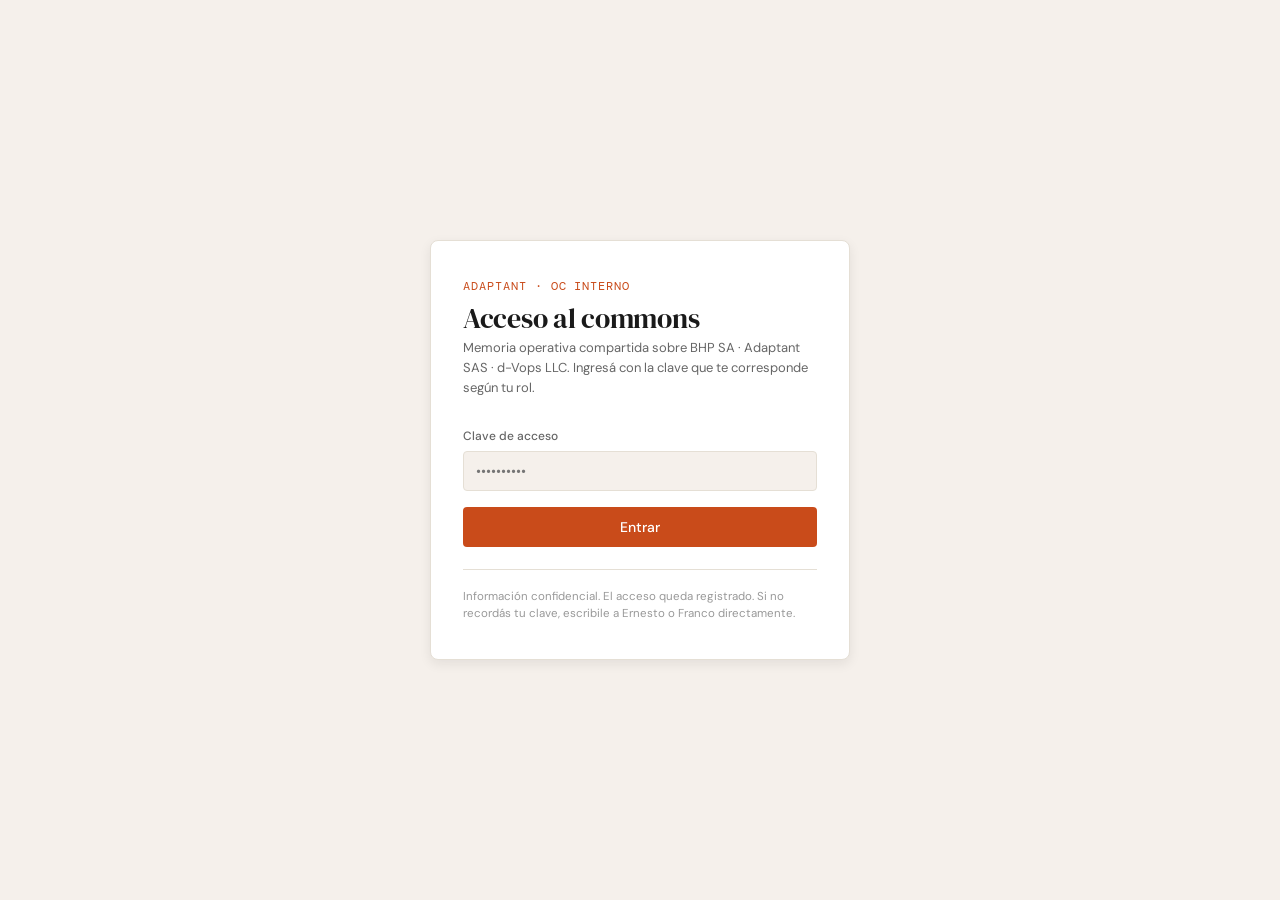
<file: index.html>
<!DOCTYPE html>
<html lang="es">
<head>
  <meta charset="UTF-8" />
  <meta name="viewport" content="width=device-width, initial-scale=1.0" />
  <title>OC Adaptant Interno · Acceso</title>
  <link rel="preconnect" href="https://fonts.googleapis.com" />
  <link rel="preconnect" href="https://fonts.gstatic.com" crossorigin />
  <link href="https://fonts.googleapis.com/css2?family=DM+Serif+Display&family=DM+Sans:wght@400;500;600&family=DM+Mono:wght@400;500&display=swap" rel="stylesheet" />
  <link rel="stylesheet" href="/assets/styles.css" />
  <meta name="robots" content="noindex, nofollow" />
</head>
<body>
  <div class="login-wrap">
    <div class="login-card">
      <div class="login-mark">Adaptant · OC Interno</div>
      <h1 class="login-title">Acceso al commons</h1>
      <p class="login-sub">
        Memoria operativa compartida sobre BHP SA · Adaptant SAS · d-Vops LLC.
        Ingresá con la clave que te corresponde según tu rol.
      </p>

      <form class="login-form" id="login-form" autocomplete="off">
        <label for="pwd">Clave de acceso</label>
        <input type="password" id="pwd" name="pwd" placeholder="••••••••••" required />
        <button type="submit" id="login-btn">Entrar</button>
        <div class="login-error" id="login-error"></div>
      </form>

      <div class="login-foot">
        Información confidencial. El acceso queda registrado.
        Si no recordás tu clave, escribile a Ernesto o Franco directamente.
      </div>
    </div>
  </div>

  <script>
    window.OC_WORKER_URL = "https://oc-adaptant-interno.ernesto-b02.workers.dev";
  </script>
  <script src="/assets/auth.js"></script>
  <script>
    const { login: ocLogin, saveSession, getSession } = window.OCAuth;

    // Si ya hay sesión, ir al chat
    if (getSession()) window.location.href = "/chat.html";

    document.getElementById("login-form").addEventListener("submit", async (e) => {
      e.preventDefault();
      const pwd = document.getElementById("pwd").value;
      const errEl = document.getElementById("login-error");
      const btn = document.getElementById("login-btn");
      errEl.classList.remove("show");
      btn.disabled = true;
      btn.textContent = "Verificando...";
      try {
        const session = await ocLogin(pwd);
        saveSession(session);
        window.location.href = "/chat.html";
      } catch (err) {
        errEl.textContent = err.message;
        errEl.classList.add("show");
        btn.disabled = false;
        btn.textContent = "Entrar";
      }
    });
  </script>
</body>
</html>
</file>
<file: assets/styles.css>
/* ─── Tokens de marca Adaptant ─────────────────────────────────────────────── */
:root {
  --tc: #C94B1A;
  --tc-soft: rgba(201, 75, 26, 0.08);
  --tc-border: rgba(201, 75, 26, 0.25);
  --negro: #1A1A1A;
  --crema: #F5F0EB;
  --crema2: #EBE4DA;
  --gris: #666666;
  --gris2: #999999;
  --linea: #E5DFD5;
  --critico: #B83214;
  --urgente: #D9842B;
  --ok: #4F7A4F;

  --r-md: 4px;
  --r-lg: 8px;
  --shadow-sm: 0 1px 2px rgba(26,26,26,.06);
  --shadow-md: 0 4px 12px rgba(26,26,26,.08);
}

* { box-sizing: border-box; }

html, body {
  margin: 0;
  padding: 0;
  font-family: 'DM Sans', -apple-system, BlinkMacSystemFont, sans-serif;
  background: var(--crema);
  color: var(--negro);
  font-size: 15px;
  line-height: 1.55;
  -webkit-font-smoothing: antialiased;
}

h1, h2, h3 {
  font-family: 'DM Serif Display', Georgia, serif;
  font-weight: 400;
  letter-spacing: -0.01em;
}

h1 { font-size: 38px; line-height: 1.1; margin: 0 0 12px; }
h2 { font-size: 24px; margin: 32px 0 12px; }
h3 { font-size: 18px; margin: 24px 0 8px; }

p { margin: 0 0 12px; }

code, .mono {
  font-family: 'DM Mono', 'Courier New', monospace;
  font-size: 12.5px;
  background: var(--crema2);
  padding: 2px 6px;
  border-radius: 3px;
}

/* ─── Layout principal ────────────────────────────────────────────────────── */

.app {
  display: flex;
  flex-direction: column;
  height: 100vh;
  height: 100dvh; /* dvh respeta barras dinámicas del browser mobile */
  overflow: hidden;
}

.topbar {
  border-bottom: 1px solid var(--linea);
  padding: 14px 24px;
  flex-shrink: 0;
  display: flex;
  justify-content: space-between;
  align-items: center;
  background: var(--crema);
  position: sticky;
  top: 0;
  z-index: 10;
}

.brand {
  display: flex;
  align-items: center;
  gap: 12px;
}

.brand-mark {
  font-family: 'DM Mono', monospace;
  font-size: 13px;
  font-weight: 600;
  letter-spacing: 0.04em;
  color: var(--tc);
  text-transform: uppercase;
}

.brand-title {
  font-size: 13px;
  color: var(--gris);
}

.version-info {
  font-family: 'DM Mono', monospace;
  font-size: 11px;
  color: var(--gris2);
  padding-left: 12px;
  border-left: 1px solid var(--linea);
}

.session-info {
  display: flex;
  align-items: center;
  gap: 12px;
  font-size: 12px;
  color: var(--gris);
}

.session-badge {
  font-family: 'DM Mono', monospace;
  text-transform: uppercase;
  font-size: 11px;
  letter-spacing: 0.06em;
  padding: 3px 8px;
  border-radius: 3px;
  background: var(--tc-soft);
  color: var(--tc);
  border: 1px solid var(--tc-border);
}

.brand-link {
  display: flex;
  align-items: center;
  gap: 12px;
  text-decoration: none;
}

.feedback-topbar-btn {
  background: none;
  border: 1px solid var(--linea);
  border-radius: var(--r-md);
  color: var(--gris);
  padding: 4px 10px;
  font-size: 12px;
  cursor: pointer;
  font-family: inherit;
  text-decoration: none;
  display: inline-flex;
  align-items: center;
}

.feedback-topbar-btn:hover { color: var(--negro); border-color: var(--negro); }

.logout-btn {
  background: none;
  border: 1px solid var(--linea);
  border-radius: var(--r-md);
  color: var(--gris);
  padding: 4px 10px;
  font-size: 12px;
  cursor: pointer;
  font-family: inherit;
}

.logout-btn:hover { color: var(--negro); border-color: var(--negro); }

/* ─── Login screen ────────────────────────────────────────────────────────── */

.login-wrap {
  display: flex;
  align-items: center;
  justify-content: center;
  min-height: 100vh;
  padding: 24px;
}

.login-card {
  max-width: 420px;
  width: 100%;
  background: white;
  border: 1px solid var(--linea);
  border-radius: var(--r-lg);
  padding: 36px 32px;
  box-shadow: var(--shadow-md);
}

.login-mark {
  font-family: 'DM Mono', monospace;
  font-size: 12px;
  color: var(--tc);
  letter-spacing: 0.08em;
  text-transform: uppercase;
  margin-bottom: 6px;
}

.login-title {
  font-family: 'DM Serif Display', serif;
  font-size: 28px;
  line-height: 1.15;
  margin: 4px 0 4px;
}

.login-sub {
  font-size: 13px;
  color: var(--gris);
  margin-bottom: 28px;
}

.login-form label {
  display: block;
  font-size: 12px;
  color: var(--gris);
  margin-bottom: 6px;
  font-weight: 500;
}

.login-form input {
  width: 100%;
  padding: 10px 12px;
  border: 1px solid var(--linea);
  border-radius: var(--r-md);
  font-size: 14px;
  font-family: inherit;
  background: var(--crema);
  color: var(--negro);
}

.login-form input:focus {
  outline: none;
  border-color: var(--tc);
}

.login-form button {
  width: 100%;
  margin-top: 16px;
  padding: 11px 16px;
  background: var(--tc);
  color: white;
  border: none;
  border-radius: var(--r-md);
  font-size: 14px;
  font-family: inherit;
  font-weight: 500;
  cursor: pointer;
  transition: background .15s;
}

.login-form button:hover { background: var(--negro); }

.login-error {
  margin-top: 12px;
  font-size: 13px;
  color: var(--critico);
  display: none;
}

.login-error.show { display: block; }

.login-foot {
  margin-top: 22px;
  padding-top: 18px;
  border-top: 1px solid var(--linea);
  font-size: 11.5px;
  color: var(--gris2);
  line-height: 1.5;
}

/* ─── Chat ─────────────────────────────────────────────────────────────────── */

.chat-shell {
  display: grid;
  grid-template-columns: 240px 1fr 220px;
  flex: 1;
  min-height: 0;
}

.chat-shell.alerts-hidden {
  grid-template-columns: 240px 1fr;
}

.chat-shell.alerts-hidden .alert-sidebar {
  display: none;
}

.sidebar {
  border-right: 1px solid var(--linea);
  background: var(--crema);
  padding: 24px 20px;
  overflow-y: auto;
}

.sidebar h3 {
  font-family: 'DM Mono', monospace;
  font-size: 11px;
  text-transform: uppercase;
  letter-spacing: 0.08em;
  color: var(--gris2);
  margin: 0 0 12px;
  font-weight: 600;
}

.suggested-q {
  display: block;
  width: 100%;
  text-align: left;
  background: white;
  border: 1px solid var(--linea);
  border-radius: var(--r-md);
  padding: 8px 10px;
  font-size: 12.5px;
  color: var(--negro);
  cursor: pointer;
  margin-bottom: 6px;
  font-family: inherit;
  line-height: 1.35;
  transition: all .12s;
}

.suggested-q:hover {
  border-color: var(--tc);
  color: var(--tc);
  background: var(--tc-soft);
}

.sidebar-section {
  margin-bottom: 24px;
}

.chat-main {
  display: flex;
  flex-direction: column;
  min-height: 0;
  background: white;
}

.messages {
  flex: 1;
  overflow-y: auto;
  padding: 24px 32px;
  max-width: 900px;
  width: 100%;
  align-self: center;
}

.message {
  margin-bottom: 28px;
}

.message-role {
  font-family: 'DM Mono', monospace;
  font-size: 11px;
  text-transform: uppercase;
  letter-spacing: 0.06em;
  color: var(--gris2);
  margin-bottom: 6px;
}

.message.user .message-role { color: var(--gris); }
.message.assistant .message-role { color: var(--tc); }

.message-body {
  font-size: 15px;
  line-height: 1.6;
  color: var(--negro);
}

.message-body table {
  border-collapse: collapse;
  margin: 12px 0;
  font-size: 13px;
}

.message-body th, .message-body td {
  border: 1px solid var(--linea);
  padding: 6px 10px;
  text-align: left;
}

.message-body th {
  background: var(--crema2);
  font-weight: 600;
}

.message-body strong { font-weight: 600; }

.feedback-row {
  display: flex;
  align-items: center;
  gap: 8px;
  margin-top: 8px;
}

.feedback-btn {
  background: none;
  border: 1px solid var(--linea);
  border-radius: var(--r-md);
  padding: 4px 9px;
  font-size: 14px;
  cursor: pointer;
  line-height: 1;
  color: var(--gris);
}

.feedback-btn:hover { border-color: var(--tc); }
.feedback-btn.active.up { border-color: var(--ok); color: var(--ok); background: rgba(79,122,79,.08); }
.feedback-btn.active.down { border-color: var(--critico); color: var(--critico); background: rgba(184,50,20,.08); }
.feedback-btn:disabled { cursor: default; opacity: .55; }

.feedback-thanks {
  font-size: 11.5px;
  color: var(--gris2);
}

.feedback-form {
  margin-top: 8px;
  display: flex;
  flex-direction: column;
  gap: 8px;
  max-width: 480px;
}

.feedback-form textarea {
  resize: vertical;
  min-height: 56px;
  border: 1px solid var(--linea);
  border-radius: var(--r-md);
  padding: 8px 10px;
  font-family: inherit;
  font-size: 13px;
  background: var(--crema);
  color: var(--negro);
}

.feedback-form textarea:focus { outline: none; border-color: var(--tc); }

.feedback-form-actions {
  display: flex;
  gap: 8px;
}

.feedback-form button {
  border: none;
  border-radius: var(--r-md);
  padding: 6px 12px;
  font-size: 12.5px;
  font-family: inherit;
  cursor: pointer;
}

.feedback-form .send {
  background: var(--tc);
  color: white;
}

.feedback-form .cancel {
  background: none;
  border: 1px solid var(--linea);
  color: var(--gris);
}

/* ─── Página de feedback (admin) ──────────────────────────────────────────── */

.feedback-page {
  max-width: 900px;
  margin: 0 auto;
  padding: 32px 24px;
}

.feedback-entry {
  border: 1px solid var(--linea);
  border-radius: var(--r-lg);
  padding: 14px 16px;
  margin-bottom: 12px;
  background: white;
}

.feedback-entry .meta {
  display: flex;
  gap: 10px;
  align-items: center;
  font-family: 'DM Mono', monospace;
  font-size: 11px;
  color: var(--gris2);
  margin-bottom: 8px;
}

.feedback-entry .vote-tag {
  padding: 2px 7px;
  border-radius: 3px;
  text-transform: uppercase;
  letter-spacing: 0.04em;
}

.feedback-entry .vote-tag.up { background: rgba(79,122,79,.1); color: var(--ok); }
.feedback-entry .vote-tag.down { background: rgba(184,50,20,.1); color: var(--critico); }

.feedback-entry .q { font-size: 13px; color: var(--gris); margin-bottom: 4px; }
.feedback-entry .a { font-size: 13px; color: var(--negro); margin-bottom: 6px; }
.feedback-entry .comment { font-size: 13px; color: var(--tc); font-style: italic; }

.feedback-entry .query-link {
  font-family: 'DM Mono', monospace;
  font-size: 10px;
  padding: 2px 6px;
  border-radius: 3px;
  background: var(--crema2);
  color: var(--gris);
  cursor: help;
  text-transform: lowercase;
}

/* ─── Pestañas (Feedback / Historial) ─────────────────────────────────────── */

.tabs {
  display: flex;
  gap: 0;
  border-bottom: 1px solid var(--linea);
  margin-bottom: 20px;
}

.tab-btn {
  background: none;
  border: none;
  border-bottom: 2px solid transparent;
  padding: 10px 18px;
  font-family: 'DM Sans', sans-serif;
  font-size: 13px;
  font-weight: 500;
  color: var(--gris);
  cursor: pointer;
  transition: all .15s;
  margin-bottom: -1px;
}

.tab-btn:hover { color: var(--negro); }

.tab-btn.active {
  color: var(--tc);
  border-bottom-color: var(--tc);
}

.tab-panel { display: none; }
.tab-panel.active { display: block; }

/* ─── Entries de query (historial de consultas) ───────────────────────────── */

.query-entry {
  border: 1px solid var(--linea);
  border-radius: var(--r-lg);
  padding: 12px 14px;
  margin-bottom: 10px;
  background: white;
  transition: border-color .12s;
}

.query-entry[open] {
  border-color: var(--tc-border);
  background: var(--tc-soft);
}

.query-entry summary {
  cursor: pointer;
  list-style: none;
  outline: none;
}

.query-entry summary::-webkit-details-marker { display: none; }

.query-summary-row {
  display: flex;
  gap: 10px;
  align-items: center;
  font-family: 'DM Mono', monospace;
  font-size: 11px;
  color: var(--gris2);
  margin-bottom: 6px;
  flex-wrap: wrap;
}

.query-summary-row .level-tag {
  padding: 2px 7px;
  border-radius: 3px;
  text-transform: uppercase;
  letter-spacing: 0.04em;
  background: var(--tc-soft);
  color: var(--tc);
  border: 1px solid var(--tc-border);
}

.query-summary-row .level-tag.inversores {
  background: rgba(79,122,79,.08);
  color: var(--ok);
  border-color: rgba(79,122,79,.25);
}

.query-summary-row .level-tag.asesores {
  background: rgba(217,132,43,.08);
  color: var(--urgente);
  border-color: rgba(217,132,43,.25);
}

.query-summary-row .query-date { color: var(--gris); }
.query-summary-row .tok { font-size: 10.5px; color: var(--gris2); }

.query-summary-row .trunc-tag {
  font-size: 10px;
  padding: 1px 6px;
  border-radius: 3px;
  background: rgba(184,50,20,.08);
  color: var(--critico);
  text-transform: uppercase;
  letter-spacing: 0.04em;
}

.query-question {
  font-size: 13.5px;
  color: var(--negro);
  line-height: 1.4;
}

.query-details {
  margin-top: 10px;
  padding-top: 10px;
  border-top: 1px dashed var(--linea);
}

.query-answer {
  font-size: 12.5px;
  color: var(--negro);
  white-space: pre-wrap;
  line-height: 1.5;
  margin-bottom: 8px;
}

.query-meta-row {
  font-size: 10.5px;
  color: var(--gris2);
}

/* ─── Alertas de agentes (C4b) ────────────────────────────────────────────── */

.alert-entry {
  border: 1px solid var(--linea);
  border-radius: var(--r-lg);
  padding: 14px 16px;
  margin-bottom: 12px;
  background: white;
}

.alert-header {
  display: flex;
  align-items: center;
  gap: 12px;
  margin-bottom: 10px;
  padding-bottom: 8px;
  border-bottom: 1px dashed var(--linea);
  flex-wrap: wrap;
}

.alert-header .agent-tag {
  font-family: 'DM Mono', monospace;
  font-size: 10.5px;
  text-transform: uppercase;
  letter-spacing: 0.05em;
  padding: 2px 7px;
  border-radius: 3px;
  background: var(--tc-soft);
  color: var(--tc);
  border: 1px solid var(--tc-border);
}

.alert-header .alert-titulo {
  font-size: 13.5px;
  color: var(--negro);
  font-weight: 500;
  flex: 1;
}

.alert-header .alert-ts {
  font-family: 'DM Mono', monospace;
  font-size: 10.5px;
  color: var(--gris2);
}

.alert-items {
  display: flex;
  flex-direction: column;
  gap: 8px;
}

.alert-item {
  display: flex;
  gap: 12px;
  align-items: flex-start;
  padding: 6px 0;
}

.alert-item .alert-date {
  font-size: 11.5px;
  color: var(--gris);
  white-space: nowrap;
  padding-top: 1px;
}

.alert-item .alert-item-body {
  flex: 1;
  font-size: 12.5px;
}

.alert-item .alert-entidad {
  color: var(--gris);
  font-size: 11px;
}

.alert-item .alert-obligacion {
  color: var(--negro);
  margin: 1px 0;
}

.alert-item .alert-monto {
  font-size: 11px;
  color: var(--gris);
}

.alert-level-tag {
  font-family: 'DM Mono', monospace;
  font-size: 10px;
  padding: 2px 6px;
  border-radius: 3px;
  text-transform: uppercase;
  letter-spacing: 0.04em;
  background: var(--crema2);
  color: var(--gris);
  align-self: flex-start;
}

.alert-level-tag.critico { background: rgba(184,50,20,.1); color: var(--critico); }
.alert-level-tag.urgente { background: rgba(217,132,43,.1); color: var(--urgente); }
.alert-level-tag.alto    { background: rgba(201,75,26,.08); color: var(--tc); }

.run-agent-btn {
  background: var(--tc);
  color: white;
  border: none;
  border-radius: var(--r-md);
  padding: 6px 12px;
  font-size: 12px;
  font-family: inherit;
  cursor: pointer;
  margin-left: 10px;
}

.run-agent-btn:hover { background: var(--negro); }
.run-agent-btn:disabled { background: var(--gris2); cursor: wait; }

/* ─── Last updates / changelog ────────────────────────────────────────────── */

.release-entry {
  border: 1px solid var(--linea);
  border-radius: var(--r-lg);
  padding: 16px 18px;
  margin-bottom: 14px;
  background: white;
}

.release-header {
  display: flex;
  align-items: baseline;
  gap: 12px;
  margin-bottom: 12px;
  padding-bottom: 8px;
  border-bottom: 1px dashed var(--linea);
  flex-wrap: wrap;
}

.release-version {
  font-family: 'DM Mono', monospace;
  font-size: 13px;
  font-weight: 600;
  letter-spacing: 0.02em;
  padding: 3px 9px;
  border-radius: 3px;
  background: var(--tc);
  color: white;
}

.release-titulo {
  font-family: 'DM Serif Display', serif;
  font-size: 16px;
  color: var(--negro);
  flex: 1;
  min-width: 200px;
}

.release-fecha {
  font-size: 11px;
  color: var(--gris2);
}

.release-section {
  margin: 10px 0;
}

.release-section-label {
  font-family: 'DM Mono', monospace;
  font-size: 10.5px;
  text-transform: uppercase;
  letter-spacing: 0.06em;
  font-weight: 600;
  padding: 2px 7px;
  border-radius: 3px;
  display: inline-block;
  margin-bottom: 6px;
}

.release-section.added .release-section-label {
  background: rgba(79,122,79,.1);
  color: var(--ok);
}

.release-section.changed .release-section-label {
  background: rgba(217,132,43,.1);
  color: var(--urgente);
}

.release-section.fixed .release-section-label {
  background: rgba(201,75,26,.08);
  color: var(--tc);
}

.release-section.removed .release-section-label {
  background: rgba(184,50,20,.1);
  color: var(--critico);
}

.release-section ul {
  margin: 4px 0 0;
  padding-left: 20px;
  list-style: disc;
}

.release-section li {
  font-size: 12.5px;
  color: var(--negro);
  line-height: 1.5;
  margin-bottom: 3px;
}

.release-notas {
  margin-top: 12px;
  padding: 8px 12px;
  background: var(--crema2);
  border-radius: var(--r-md);
  font-size: 12px;
  color: var(--gris);
  font-style: italic;
  line-height: 1.5;
}

.composer {
  border-top: 1px solid var(--linea);
  padding: 16px 32px 22px;
  background: var(--crema);
  flex-shrink: 0;
}

.composer-inner {
  max-width: 900px;
  margin: 0 auto;
  display: flex;
  gap: 10px;
}

.composer textarea {
  flex: 1;
  resize: none;
  border: 1px solid var(--linea);
  border-radius: var(--r-md);
  padding: 11px 14px;
  font-family: inherit;
  font-size: 14px;
  line-height: 1.45;
  background: white;
  color: var(--negro);
  max-height: 160px;
  min-height: 46px;
}

.composer textarea:focus { outline: none; border-color: var(--tc); }

.composer button {
  background: var(--tc);
  color: white;
  border: none;
  border-radius: var(--r-md);
  padding: 0 18px;
  font-family: inherit;
  font-size: 14px;
  font-weight: 500;
  cursor: pointer;
  min-width: 90px;
}

.composer button:hover { background: var(--negro); }
.composer button:disabled { background: var(--gris2); cursor: not-allowed; }

.thinking {
  display: inline-flex;
  align-items: center;
  gap: 6px;
  color: var(--gris);
  font-size: 13px;
}

.thinking::after {
  content: '...';
  animation: dots 1.4s infinite;
  width: 14px;
  display: inline-block;
}

@keyframes dots {
  0%, 20% { content: ''; }
  40% { content: '.'; }
  60% { content: '..'; }
  80%, 100% { content: '...'; }
}

/* ─── Welcome empty state ─────────────────────────────────────────────────── */

.welcome {
  max-width: 600px;
  margin: 80px auto 0;
  text-align: center;
}

.welcome h1 {
  font-size: 32px;
  margin-bottom: 8px;
}

.welcome p {
  color: var(--gris);
  font-size: 14px;
}

.novedades-box {
  margin-top: 28px;
  padding: 16px 20px;
  background: var(--crema2);
  border: 1px solid var(--tc-border);
  border-radius: 8px;
  text-align: left;
}

.novedades-box h3 {
  font-family: 'DM Mono', monospace;
  font-size: 11px;
  text-transform: uppercase;
  letter-spacing: 0.04em;
  color: var(--tc);
  margin: 0 0 10px;
}

.novedades-box ul {
  list-style: none;
  margin: 0;
  padding: 0;
}

.novedades-box li {
  font-size: 13px;
  line-height: 1.5;
  color: var(--negro);
  padding: 6px 0;
  border-top: 1px solid var(--tc-border);
}

.novedades-box li:first-child {
  border-top: none;
}

.novedad-fecha {
  font-family: 'DM Mono', monospace;
  font-size: 11px;
  color: var(--gris);
}

.novedades-hint {
  margin: 12px 0 0 !important;
  font-size: 12px !important;
  color: var(--gris2) !important;
  font-style: italic;
}

/* ─── Alert sidebar derecho (C4b) ─────────────────────────────────────────── */

.alert-sidebar {
  border-left: 1px solid var(--linea);
  background: var(--crema);
  display: flex;
  flex-direction: column;
  min-height: 0;
  overflow: hidden;
}

.alert-sidebar-header {
  padding: 14px 12px 10px;
  border-bottom: 1px solid var(--linea);
  display: flex;
  align-items: center;
  justify-content: space-between;
  flex-shrink: 0;
  gap: 6px;
}

.alert-sidebar-title {
  font-family: 'DM Mono', monospace;
  font-size: 10.5px;
  text-transform: uppercase;
  letter-spacing: 0.08em;
  color: var(--gris2);
  font-weight: 600;
}

.alert-sidebar-badge {
  font-family: 'DM Mono', monospace;
  font-size: 10px;
  padding: 1px 6px;
  border-radius: 3px;
  background: rgba(184,50,20,.1);
  color: var(--critico);
  font-weight: 600;
}

.alert-sidebar-toggle {
  background: none;
  border: none;
  cursor: pointer;
  color: var(--gris2);
  padding: 0;
  font-size: 15px;
  line-height: 1;
  margin-left: auto;
}

.alert-sidebar-toggle:hover { color: var(--negro); }

.alert-sidebar-body {
  flex: 1;
  overflow-y: auto;
  padding: 10px 10px;
}

.alert-sidebar-empty {
  font-size: 11.5px;
  color: var(--gris2);
  text-align: center;
  padding: 28px 8px;
  line-height: 1.6;
}

.alert-card {
  border: 1px solid var(--linea);
  border-left: 3px solid var(--linea);
  border-radius: var(--r-md);
  padding: 8px 9px;
  margin-bottom: 8px;
  background: white;
}

.alert-card.critico { border-left-color: var(--critico); }
.alert-card.urgente { border-left-color: var(--urgente); }

.alert-card-fecha {
  font-family: 'DM Mono', monospace;
  font-size: 10.5px;
  color: var(--gris2);
  margin-bottom: 3px;
}

.alert-card-obligacion {
  font-size: 11.5px;
  color: var(--negro);
  line-height: 1.4;
  margin-bottom: 3px;
}

.alert-card-entidad {
  font-size: 10.5px;
  color: var(--gris);
}

.alert-card-monto {
  font-family: 'DM Mono', monospace;
  font-size: 10.5px;
  color: var(--gris);
  margin: 3px 0 5px;
}

.alert-card-nivel {
  font-family: 'DM Mono', monospace;
  font-size: 9.5px;
  text-transform: uppercase;
  letter-spacing: 0.05em;
  padding: 1px 5px;
  border-radius: 3px;
  display: inline-block;
  margin-bottom: 7px;
}

.alert-card-nivel.critico { background: rgba(184,50,20,.1); color: var(--critico); }
.alert-card-nivel.urgente { background: rgba(217,132,43,.1); color: var(--urgente); }

.alert-wa-btn {
  display: flex;
  align-items: center;
  justify-content: center;
  gap: 5px;
  width: 100%;
  background: #25D366;
  color: white;
  border: none;
  border-radius: var(--r-md);
  padding: 5px 8px;
  font-size: 11px;
  font-family: inherit;
  font-weight: 500;
  cursor: pointer;
  text-decoration: none;
  transition: background .12s;
}

.alert-wa-btn:hover { background: #128C7E; color: white; }

.alerts-open-btn {
  background: none;
  border: 1px solid var(--linea);
  border-radius: var(--r-md);
  color: var(--gris);
  padding: 4px 10px;
  font-size: 12px;
  cursor: pointer;
  font-family: inherit;
  display: none;
}

.alerts-open-btn:hover { color: var(--negro); border-color: var(--negro); }
.alerts-open-btn.visible { display: inline-flex; align-items: center; gap: 5px; }

.alerts-open-badge {
  font-family: 'DM Mono', monospace;
  font-size: 10px;
  padding: 0 5px;
  border-radius: 3px;
  background: rgba(184,50,20,.12);
  color: var(--critico);
  font-weight: 600;
}

/* ─── ARCA News ───────────────────────────────────────────────────────────── */

.arca-page {
  max-width: 980px;
  margin: 0 auto;
  padding: 32px 24px 48px;
}

.arca-header {
  margin-bottom: 24px;
}

.arca-header-meta {
  font-size: 12px;
  color: var(--gris2);
  font-family: 'DM Mono', monospace;
}

.arca-grid {
  display: grid;
  grid-template-columns: 1fr 1fr;
  gap: 20px;
}

.arca-card {
  background: white;
  border: 1px solid var(--linea);
  border-radius: var(--r-lg);
  padding: 22px 20px;
  display: flex;
  flex-direction: column;
  gap: 14px;
}

.arca-card.skeleton {
  color: var(--gris2);
  font-size: 13px;
}

.arca-card-head {
  display: flex;
  justify-content: space-between;
  align-items: flex-start;
  gap: 12px;
}

.arca-card-entidad {
  font-family: 'DM Serif Display', serif;
  font-size: 20px;
  line-height: 1.2;
  color: var(--negro);
}

.arca-card-cuit {
  font-family: 'DM Mono', monospace;
  font-size: 11px;
  color: var(--gris2);
  margin-top: 3px;
}

.arca-nivel-badge {
  font-family: 'DM Mono', monospace;
  font-size: 11px;
  font-weight: 600;
  letter-spacing: 0.06em;
  padding: 4px 10px;
  border-radius: 3px;
  white-space: nowrap;
  flex-shrink: 0;
}

.nivel-ok        { background: rgba(79,122,79,.1);     color: var(--ok); }
.nivel-medio     { background: rgba(217,132,43,.1);    color: var(--urgente); }
.nivel-alto      { background: rgba(217,132,43,.15);   color: var(--urgente); border: 1px solid rgba(217,132,43,.3); }
.nivel-critico   { background: rgba(184,50,20,.1);     color: var(--critico); border: 1px solid rgba(184,50,20,.3); }
.nivel-pendiente { background: var(--crema2);          color: var(--gris2); }

.arca-card-meta {
  font-size: 12px;
  color: var(--gris);
  line-height: 1.5;
}

.arca-novedad {
  background: rgba(184,50,20,.06);
  border: 1px solid rgba(184,50,20,.2);
  border-radius: var(--r-md);
  padding: 10px 12px;
  font-size: 13px;
  color: var(--critico);
  display: flex;
  gap: 8px;
  align-items: flex-start;
}

.arca-novedad-tag {
  font-family: 'DM Mono', monospace;
  font-size: 10px;
  font-weight: 600;
  text-transform: uppercase;
  letter-spacing: .05em;
  background: var(--critico);
  color: white;
  padding: 2px 6px;
  border-radius: 2px;
  flex-shrink: 0;
  margin-top: 1px;
}

.arca-resumen {
  font-size: 13px;
  color: var(--negro);
  line-height: 1.6;
  padding: 12px 14px;
  background: var(--crema);
  border-radius: var(--r-md);
  border-left: 3px solid var(--tc-border);
}

.arca-section-title {
  font-family: 'DM Mono', monospace;
  font-size: 10.5px;
  font-weight: 600;
  text-transform: uppercase;
  letter-spacing: .08em;
  color: var(--gris2);
  margin-top: 4px;
}

.arca-sumarios {
  display: flex;
  flex-direction: column;
  gap: 8px;
}

.arca-sumario-item {
  border: 1px solid var(--linea);
  border-radius: var(--r-md);
  padding: 10px 12px;
  background: var(--crema);
}

.arca-sumario-tipo {
  font-size: 13px;
  font-weight: 500;
  color: var(--negro);
  margin-bottom: 4px;
}

.arca-sumario-meta {
  display: flex;
  gap: 12px;
  font-size: 11.5px;
  color: var(--gris);
  font-family: 'DM Mono', monospace;
}

.arca-sumario-nota {
  font-size: 11.5px;
  color: var(--urgente);
  margin-top: 5px;
}

.arca-comunicaciones {
  display: flex;
  flex-direction: column;
  gap: 5px;
}

.arca-comunicacion-item {
  display: flex;
  gap: 10px;
  align-items: baseline;
  font-size: 12.5px;
  color: var(--negro);
}

.arca-comunicacion-fecha {
  font-family: 'DM Mono', monospace;
  font-size: 11px;
  color: var(--gris2);
  white-space: nowrap;
}

.arca-comunicacion-subject {
  color: var(--gris);
}

/* ─── Error display en chat ───────────────────────────────────────────────── */

.error-ref {
  font-family: 'DM Mono', monospace;
  font-size: 10px;
  color: var(--gris2);
  margin-top: 6px;
  letter-spacing: 0.03em;
}

.retry-btn {
  margin-top: 10px;
  display: inline-block;
  padding: 5px 12px;
  font-size: 12px;
  font-family: 'DM Sans', sans-serif;
  border: 1px solid var(--linea);
  border-radius: var(--r-md);
  background: var(--crema);
  color: var(--gris);
  cursor: pointer;
  transition: border-color 0.15s, color 0.15s;
}
.retry-btn:not(:disabled):hover { border-color: var(--tc); color: var(--tc); }
.retry-btn:disabled { opacity: 0.5; cursor: default; }

/* ─── Responsive ──────────────────────────────────────────────────────────── */

@media (max-width: 768px) {
  .chat-shell { grid-template-columns: 1fr; }
  .sidebar { display: none; }
  .alert-sidebar { display: none; }
  .messages, .composer-inner { padding-left: 16px; padding-right: 16px; }
  .topbar { padding: 12px 16px; }
}
</file>
